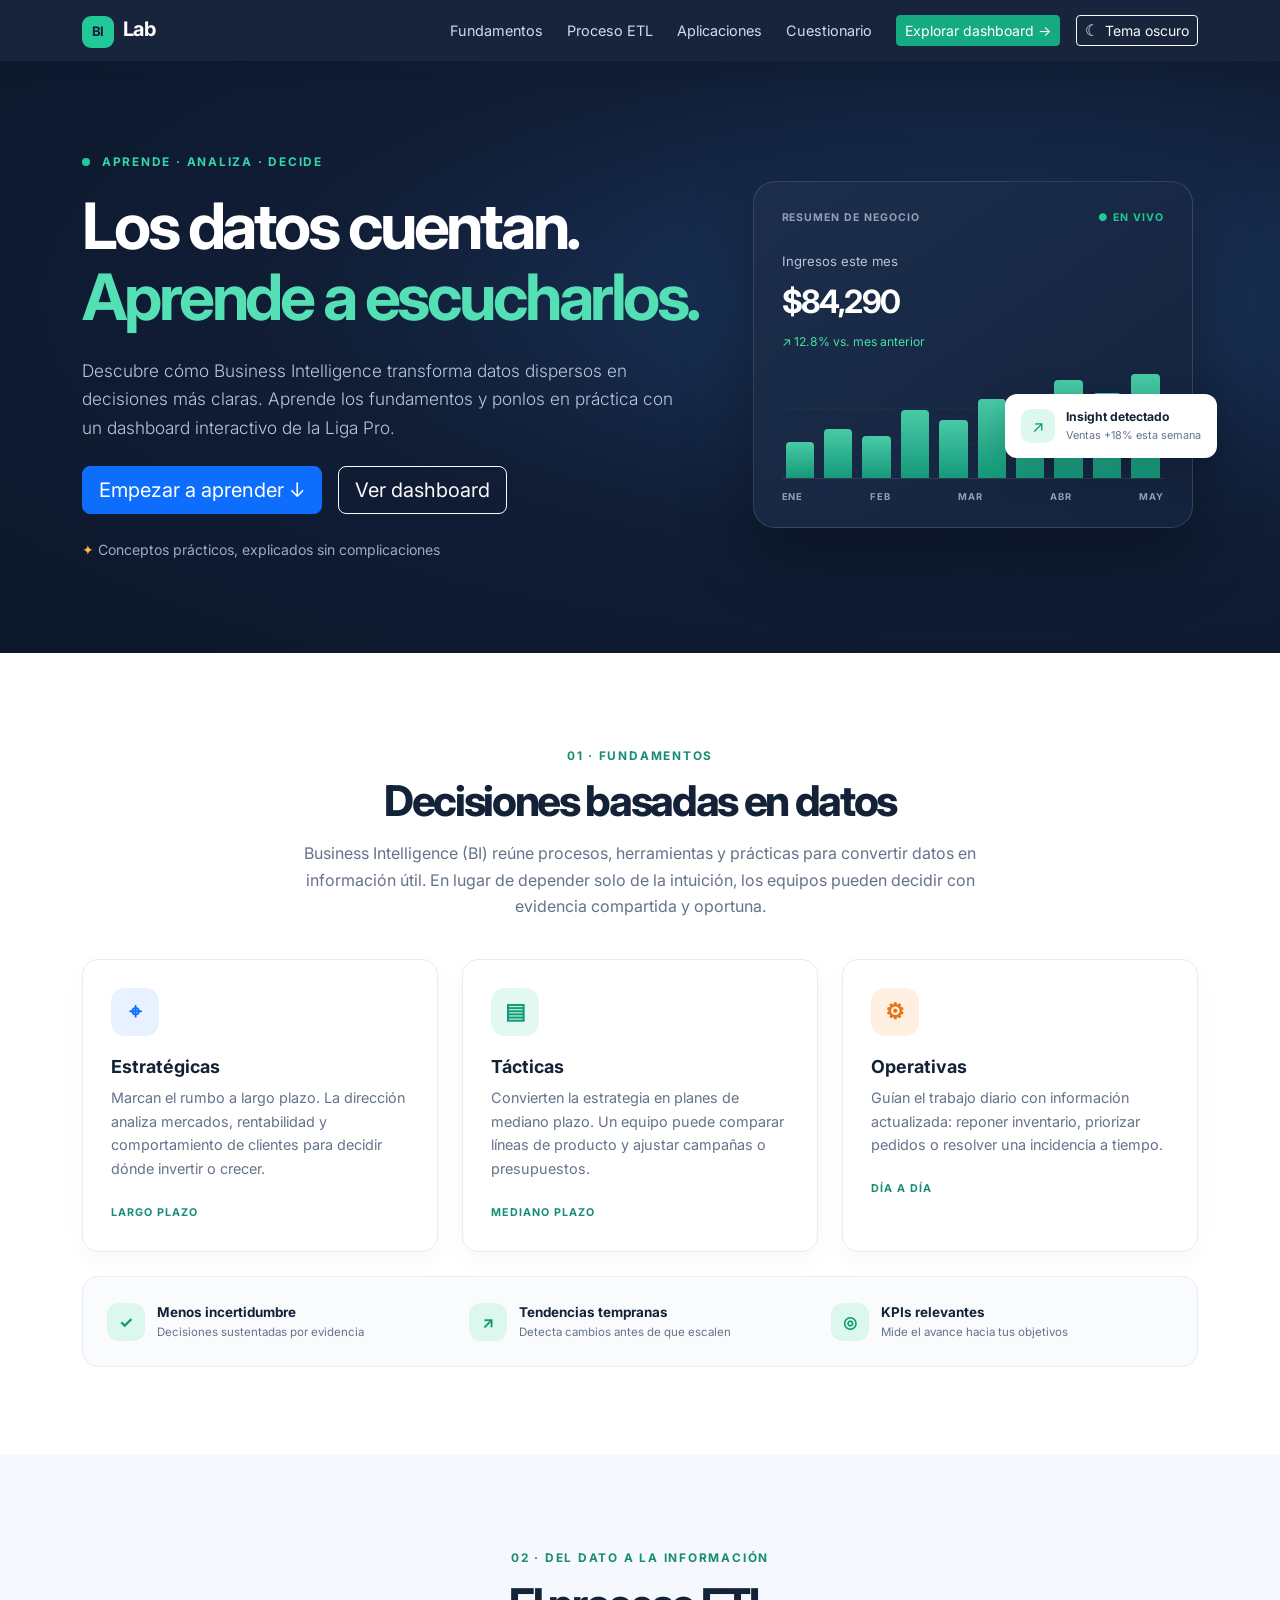
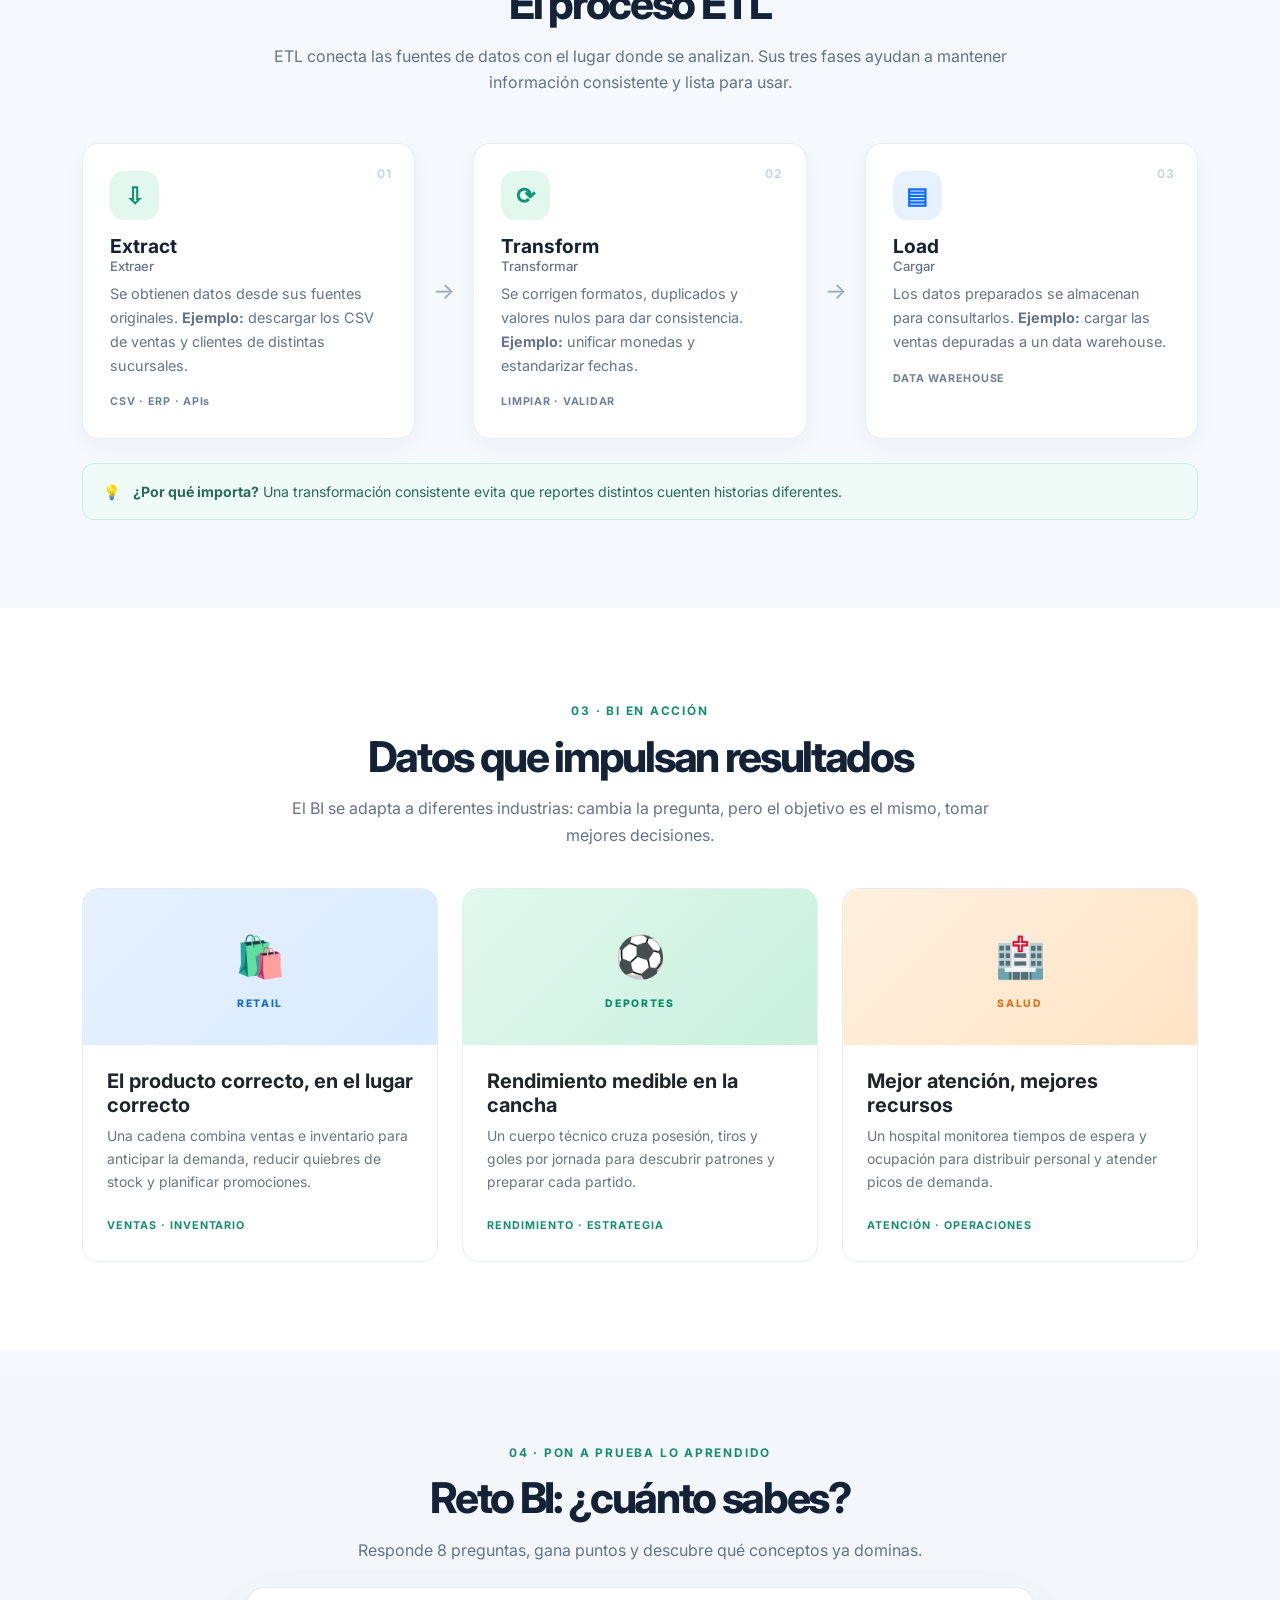
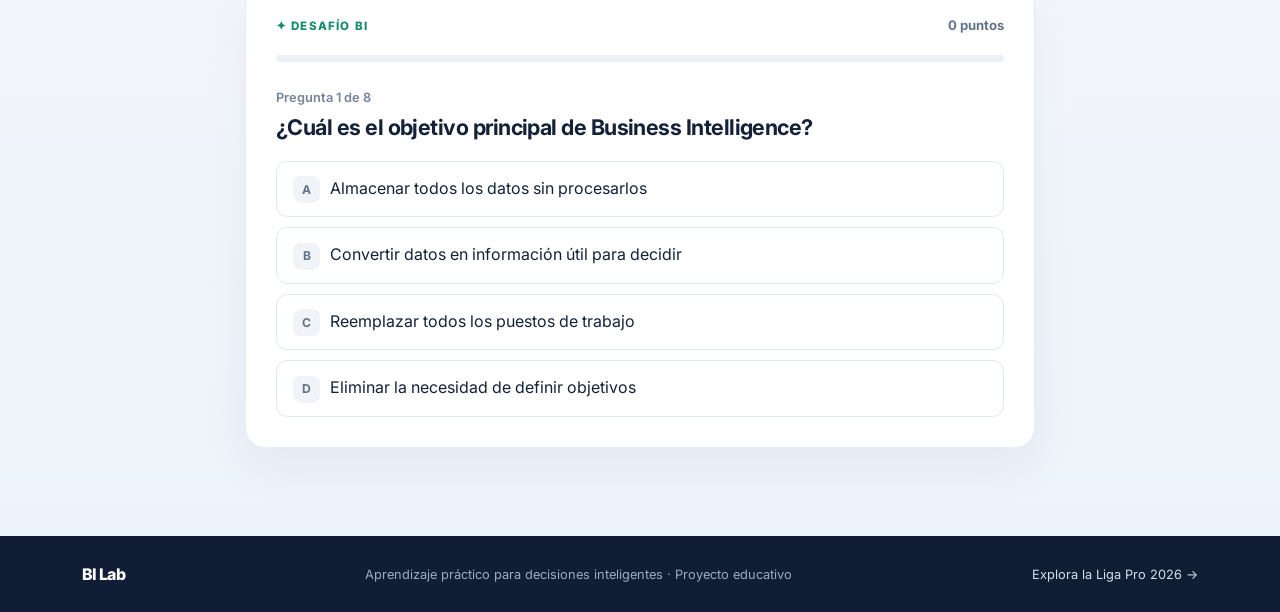
<file: index.html>
<!doctype html>
<html lang="es">
<head>
  <meta charset="utf-8">
  <meta name="viewport" content="width=device-width, initial-scale=1">
  <meta name="description" content="Aprende los fundamentos de Business Intelligence y practica con un dashboard interactivo de la Liga Pro 2026.">
  <title>Fundamentos de BI | BI Lab</title>
  <link rel="preconnect" href="https://fonts.googleapis.com">
  <link rel="preconnect" href="https://fonts.gstatic.com" crossorigin>
  <link href="https://fonts.googleapis.com/css2?family=Inter:wght@400;500;600;700;800&display=swap" rel="stylesheet">
  <link href="https://cdn.jsdelivr.net/npm/bootstrap@5.3.3/dist/css/bootstrap.min.css" rel="stylesheet">
  <link rel="stylesheet" href="css/styles.css">
</head>
<body>
  <nav class="navbar navbar-expand-lg navbar-dark site-navbar sticky-top" aria-label="Navegación principal">
    <div class="container">
      <a class="navbar-brand fw-bold" href="index.html"><span class="brand-mark">BI</span> Lab</a>
      <button class="navbar-toggler" type="button" data-bs-toggle="collapse" data-bs-target="#mainNav" aria-controls="mainNav" aria-expanded="false" aria-label="Abrir navegación"><span class="navbar-toggler-icon"></span></button>
      <div class="collapse navbar-collapse" id="mainNav">
        <ul class="navbar-nav ms-auto align-items-lg-center gap-lg-2">
          <li class="nav-item"><a class="nav-link" href="#fundamentos">Fundamentos</a></li>
          <li class="nav-item"><a class="nav-link" href="#etl">Proceso ETL</a></li>
          <li class="nav-item"><a class="nav-link" href="#aplicaciones">Aplicaciones</a></li>
          <li class="nav-item"><a class="nav-link" href="#quiz">Cuestionario</a></li>
          <li class="nav-item"><a class="btn btn-sm btn-success ms-lg-2" href="dashboard.html">Explorar dashboard <span aria-hidden="true">→</span></a></li>
          <li class="nav-item"><button class="btn btn-sm btn-outline-light theme-toggle ms-lg-2" id="theme-toggle" type="button" aria-label="Cambiar a tema oscuro" aria-pressed="false"><span class="theme-toggle-icon" aria-hidden="true">☾</span><span class="theme-toggle-label">Tema oscuro</span></button></li>
        </ul>
      </div>
    </div>
  </nav>

  <main>
    <header class="hero-section">
      <div class="container py-5">
        <div class="row align-items-center gy-5">
          <div class="col-lg-7">
            <span class="eyebrow"><span class="eyebrow-dot"></span> APRENDE · ANALIZA · DECIDE</span>
            <h1 class="display-3 fw-bold mt-3">Los datos cuentan.<br><span class="text-gradient">Aprende a escucharlos.</span></h1>
            <p class="lead hero-copy mt-4">Descubre cómo Business Intelligence transforma datos dispersos en decisiones más claras. Aprende los fundamentos y ponlos en práctica con un dashboard interactivo de la Liga Pro.</p>
            <div class="d-flex flex-wrap gap-3 mt-4">
              <a href="#fundamentos" class="btn btn-primary btn-lg">Empezar a aprender <span aria-hidden="true">↓</span></a>
              <a href="dashboard.html" class="btn btn-outline-light btn-lg">Ver dashboard</a>
            </div>
            <div class="hero-note mt-4"><span aria-hidden="true">✦</span> Conceptos prácticos, explicados sin complicaciones</div>
          </div>
          <div class="col-lg-5">
            <div class="hero-visual" aria-label="Resumen visual de indicadores de negocio">
              <div class="visual-top"><span>RESUMEN DE NEGOCIO</span><span class="live-dot">● EN VIVO</span></div>
              <div class="visual-kpi"><span>Ingresos este mes</span><strong>$84,290</strong><span class="positive">↗ 12.8% vs. mes anterior</span></div>
              <div class="mini-chart" aria-hidden="true"><span style="height:34%"></span><span style="height:47%"></span><span style="height:40%"></span><span style="height:65%"></span><span style="height:55%"></span><span style="height:76%"></span><span style="height:68%"></span><span style="height:94%"></span><span style="height:81%"></span><span style="height:100%"></span></div>
              <div class="visual-bottom"><span>ENE</span><span>FEB</span><span>MAR</span><span>ABR</span><span>MAY</span></div>
              <div class="floating-insight"><span class="insight-icon">↗</span><span><b>Insight detectado</b><small>Ventas +18% esta semana</small></span></div>
            </div>
          </div>
        </div>
      </div>
    </header>

    <section class="section-pad" id="fundamentos">
      <div class="container">
        <div class="section-heading text-center mx-auto">
          <span class="section-kicker">01 · FUNDAMENTOS</span>
          <h2 class="section-title">Decisiones basadas en datos</h2>
          <p>Business Intelligence (BI) reúne procesos, herramientas y prácticas para convertir datos en información útil. En lugar de depender solo de la intuición, los equipos pueden decidir con evidencia compartida y oportuna.</p>
        </div>
        <div class="row g-4 mt-3">
          <div class="col-md-4"><article class="decision-card h-100"><div class="card-icon icon-blue">⌖</div><h3>Estratégicas</h3><p>Marcan el rumbo a largo plazo. La dirección analiza mercados, rentabilidad y comportamiento de clientes para decidir dónde invertir o crecer.</p><span class="level-tag">LARGO PLAZO</span></article></div>
          <div class="col-md-4"><article class="decision-card h-100"><div class="card-icon icon-green">▤</div><h3>Tácticas</h3><p>Convierten la estrategia en planes de mediano plazo. Un equipo puede comparar líneas de producto y ajustar campañas o presupuestos.</p><span class="level-tag">MEDIANO PLAZO</span></article></div>
          <div class="col-md-4"><article class="decision-card h-100"><div class="card-icon icon-orange">⚙</div><h3>Operativas</h3><p>Guían el trabajo diario con información actualizada: reponer inventario, priorizar pedidos o resolver una incidencia a tiempo.</p><span class="level-tag">DÍA A DÍA</span></article></div>
        </div>
        <div class="benefits-strip mt-4">
          <div><span class="benefit-symbol">✓</span><span><b>Menos incertidumbre</b><small>Decisiones sustentadas por evidencia</small></span></div>
          <div><span class="benefit-symbol">↗</span><span><b>Tendencias tempranas</b><small>Detecta cambios antes de que escalen</small></span></div>
          <div><span class="benefit-symbol">◎</span><span><b>KPIs relevantes</b><small>Mide el avance hacia tus objetivos</small></span></div>
        </div>
      </div>
    </section>

    <section class="section-pad section-tint" id="etl">
      <div class="container">
        <div class="section-heading text-center mx-auto">
          <span class="section-kicker">02 · DEL DATO A LA INFORMACIÓN</span>
          <h2 class="section-title">El proceso ETL</h2>
          <p>ETL conecta las fuentes de datos con el lugar donde se analizan. Sus tres fases ayudan a mantener información consistente y lista para usar.</p>
        </div>
        <div class="etl-flow mt-5">
          <article class="etl-step"><div class="etl-number">01</div><div class="etl-symbol">⇩</div><h3>Extract <span>Extraer</span></h3><p>Se obtienen datos desde sus fuentes originales. <b>Ejemplo:</b> descargar los CSV de ventas y clientes de distintas sucursales.</p><div class="etl-source">CSV · ERP · APIs</div></article>
          <div class="etl-connector" aria-hidden="true">→</div>
          <article class="etl-step"><div class="etl-number">02</div><div class="etl-symbol">⟳</div><h3>Transform <span>Transformar</span></h3><p>Se corrigen formatos, duplicados y valores nulos para dar consistencia. <b>Ejemplo:</b> unificar monedas y estandarizar fechas.</p><div class="etl-source">LIMPIAR · VALIDAR</div></article>
          <div class="etl-connector" aria-hidden="true">→</div>
          <article class="etl-step"><div class="etl-number">03</div><div class="etl-symbol">▤</div><h3>Load <span>Cargar</span></h3><p>Los datos preparados se almacenan para consultarlos. <b>Ejemplo:</b> cargar las ventas depuradas a un data warehouse.</p><div class="etl-source">DATA WAREHOUSE</div></article>
        </div>
        <div class="etl-takeaway mt-4"><span aria-hidden="true">💡</span><p class="mb-0"><b>¿Por qué importa?</b> Una transformación consistente evita que reportes distintos cuenten historias diferentes.</p></div>
      </div>
    </section>

    <section class="section-pad" id="aplicaciones">
      <div class="container">
        <div class="section-heading text-center mx-auto">
          <span class="section-kicker">03 · BI EN ACCIÓN</span>
          <h2 class="section-title">Datos que impulsan resultados</h2>
          <p>El BI se adapta a diferentes industrias: cambia la pregunta, pero el objetivo es el mismo, tomar mejores decisiones.</p>
        </div>
        <div class="row g-4 mt-3">
          <div class="col-md-4"><article class="application-card card h-100"><div class="application-art art-retail"><span>🛍️</span><small>RETAIL</small></div><div class="card-body"><h3 class="h5 fw-bold">El producto correcto, en el lugar correcto</h3><p class="text-secondary mb-3">Una cadena combina ventas e inventario para anticipar la demanda, reducir quiebres de stock y planificar promociones.</p><span class="use-case">VENTAS · INVENTARIO</span></div></article></div>
          <div class="col-md-4"><article class="application-card card h-100"><div class="application-art art-sport"><span>⚽</span><small>DEPORTES</small></div><div class="card-body"><h3 class="h5 fw-bold">Rendimiento medible en la cancha</h3><p class="text-secondary mb-3">Un cuerpo técnico cruza posesión, tiros y goles por jornada para descubrir patrones y preparar cada partido.</p><span class="use-case">RENDIMIENTO · ESTRATEGIA</span></div></article></div>
          <div class="col-md-4"><article class="application-card card h-100"><div class="application-art art-health"><span>🏥</span><small>SALUD</small></div><div class="card-body"><h3 class="h5 fw-bold">Mejor atención, mejores recursos</h3><p class="text-secondary mb-3">Un hospital monitorea tiempos de espera y ocupación para distribuir personal y atender picos de demanda.</p><span class="use-case">ATENCIÓN · OPERACIONES</span></div></article></div>
        </div>
      </div>
    </section>

    <section class="section-pad quiz-section" id="quiz">
      <div class="container">
        <div class="section-heading text-center mx-auto">
          <span class="section-kicker">04 · PON A PRUEBA LO APRENDIDO</span>
          <h2 class="section-title">Reto BI: ¿cuánto sabes?</h2>
          <p>Responde 8 preguntas, gana puntos y descubre qué conceptos ya dominas.</p>
        </div>
        <div class="quiz-shell mt-4">
          <div class="quiz-meta"><span class="quiz-label"><span aria-hidden="true">✦</span> DESAFÍO BI</span><span id="quiz-score" class="quiz-score">0 puntos</span></div>
          <div class="progress quiz-progress" role="progressbar" aria-label="Progreso del cuestionario" aria-valuemin="0" aria-valuemax="100" aria-valuenow="0"><div id="quiz-progress-bar" class="progress-bar"></div></div>
          <div id="quiz-content" aria-live="polite"></div>
        </div>
      </div>
    </section>
  </main>

  <footer class="site-footer"><div class="container d-flex flex-column flex-sm-row justify-content-between align-items-center gap-2"><a class="footer-brand" href="index.html">BI Lab</a><p class="mb-0">Aprendizaje práctico para decisiones inteligentes · Proyecto educativo</p><a href="dashboard.html">Explora la Liga Pro 2026 →</a></div></footer>
  <script src="https://cdn.jsdelivr.net/npm/bootstrap@5.3.3/dist/js/bootstrap.bundle.min.js"></script>
  <script src="js/theme.js"></script>
  <script src="js/quiz.js"></script>
</body>
</html>
</file>
<file: css/styles.css>
:root {
  --ink: #142238;
  --muted: #65738a;
  --blue: #0d6efd;
  --green: #20c997;
  --orange: #fd7e14;
  --navy: #101d35;
  --surface: #f5f8fc;
  --page: #ffffff;
  --card: #ffffff;
  --border: #e7edf5;
  --soft-surface: #f9fbfd;
  --chart-text: #8390a2;
  --chart-grid: #edf1f5;
  color-scheme: light;
}

:root[data-theme="dark"] {
  --ink: #e6edf7;
  --muted: #a2b0c4;
  --navy: #0b1322;
  --surface: #141f30;
  --page: #101a29;
  --card: #192638;
  --border: #29384c;
  --soft-surface: #1d2b3f;
  --chart-text: #b0bfd2;
  --chart-grid: #34445a;
  color-scheme: dark;
}

* { box-sizing: border-box; }
html { scroll-behavior: smooth; scroll-padding-top: 78px; }
body { margin: 0; color: var(--ink); background: var(--page); font-family: "Inter", sans-serif; line-height: 1.65; transition: color .2s, background-color .2s; }
a { text-decoration: none; }
.site-navbar { background: rgba(16, 29, 53, .97); box-shadow: 0 4px 20px #101d3520; }
.navbar-brand { letter-spacing: -.04em; }
.brand-mark { display: inline-grid; width: 32px; height: 32px; place-items: center; margin-right: 5px; color: var(--navy); background: var(--green); border-radius: 9px; font-size: .82rem; letter-spacing: -.03em; }
.navbar .nav-link { color: #d2dbea; font-size: .9rem; }
.navbar .nav-link:hover { color: white; }
.theme-toggle { display: inline-flex; align-items: center; gap: 6px; }
.theme-toggle-icon { font-size: 1rem; line-height: 1; }
.hero-section { overflow: hidden; color: #fff; background: radial-gradient(ellipse at 76% 40%, #1c3760 0, #101d35 49%, #0d172b 100%); }
.hero-section .container { padding-top: 5.4rem !important; padding-bottom: 5.7rem !important; }
.eyebrow, .section-kicker { color: #30d8ac; font-size: .74rem; font-weight: 700; letter-spacing: .15em; }
.eyebrow-dot, .live-dot { color: var(--green); }
.eyebrow-dot { display: inline-block; width: 8px; height: 8px; margin-right: 7px; border-radius: 50%; background: currentColor; }
.hero-section h1 { line-height: 1.12; letter-spacing: -.055em; }
.text-gradient { color: #54dfb4; }
.hero-copy { max-width: 610px; color: #bac7da; font-size: 1.08rem; }
.btn-primary { background: var(--blue); border-color: var(--blue); }
.btn-success { background: #16aa83; border-color: #16aa83; }
.hero-note { color: #9aabc4; font-size: .88rem; }
.hero-note span { color: #f6b94b; }
.hero-visual { position: relative; max-width: 440px; margin: 0 auto; padding: 27px 28px 23px; border: 1px solid #ffffff20; border-radius: 22px; background: linear-gradient(145deg, #1c2e4c, #14233d); box-shadow: 0 28px 70px #0005; }
.visual-top, .visual-bottom { display: flex; justify-content: space-between; color: #91a1b8; font-size: .66rem; font-weight: 700; letter-spacing: .09em; }
.visual-kpi { display: flex; flex-direction: column; margin-top: 25px; gap: 3px; }
.visual-kpi > span:first-child { color: #b6c4d8; font-size: .82rem; }
.visual-kpi strong { font-size: 2rem; letter-spacing: -.05em; }
.visual-kpi .positive { color: #4adea8; font-size: .76rem; }
.mini-chart { display: flex; height: 105px; align-items: end; gap: 10px; margin-top: 22px; padding: 0 4px; border-bottom: 1px solid #ffffff18; background: repeating-linear-gradient(to bottom, transparent, transparent 34px, #ffffff0c 35px); }
.mini-chart span { flex: 1; border-radius: 4px 4px 0 0; background: linear-gradient(to top, #14a982, #4fe0b4); opacity: .88; }
.visual-bottom { margin-top: 10px; font-size: .59rem; }
.floating-insight { position: absolute; right: -25px; bottom: 69px; display: flex; align-items: center; gap: 11px; padding: 12px 15px; border: 1px solid #fff2; border-radius: 12px; background: #fff; color: var(--ink); box-shadow: 0 12px 36px #0003; }
.insight-icon { display: grid; width: 34px; height: 34px; place-items: center; border-radius: 10px; color: #09966f; background: #dcf8ef; }
.floating-insight b, .floating-insight small { display: block; }
.floating-insight b { font-size: .76rem; }
.floating-insight small { color: var(--muted); font-size: .68rem; }
.section-pad { padding: 88px 0; }
.section-tint, .quiz-section { background: var(--surface); }
.section-heading { max-width: 740px; }
.section-title { margin: 9px 0 13px; font-size: clamp(2rem, 4vw, 2.65rem); font-weight: 750; letter-spacing: -.055em; }
.section-heading > p { color: var(--muted); }
.section-kicker { color: #168d72; }
.decision-card { padding: 28px; border: 1px solid var(--border); border-radius: 16px; background: var(--card); box-shadow: 0 8px 24px #152b4b08; transition: transform .2s, box-shadow .2s; }
.decision-card:hover, .application-card:hover { transform: translateY(-4px); box-shadow: 0 16px 35px #152b4b12; }
.card-icon { display: grid; width: 48px; height: 48px; place-items: center; margin-bottom: 20px; border-radius: 14px; font-size: 1.35rem; font-weight: 700; }
.icon-blue { color: #0d6efd; background: #e8f1ff; }
.icon-green { color: #0e9d77; background: #e3f8f1; }
.icon-orange { color: #e87515; background: #fff0e2; }
.decision-card h3 { font-size: 1.12rem; font-weight: 700; }
.decision-card p, .etl-step p { color: var(--muted); font-size: .9rem; }
.level-tag, .use-case { color: #168d72; font-size: .67rem; font-weight: 700; letter-spacing: .09em; }
.benefits-strip { display: grid; grid-template-columns: repeat(3, 1fr); gap: 20px; padding: 24px; border: 1px solid var(--border); border-radius: 16px; background: var(--soft-surface); }
.benefits-strip > div { display: flex; align-items: center; gap: 12px; }
.benefit-symbol { display: grid; width: 38px; height: 38px; flex: 0 0 auto; place-items: center; border-radius: 12px; color: #0b9b75; background: #dcf7ed; font-weight: 700; }
.benefits-strip b, .benefits-strip small { display: block; }
.benefits-strip b { font-size: .84rem; }
.benefits-strip small { color: var(--muted); font-size: .72rem; }
.etl-flow { display: flex; align-items: stretch; justify-content: center; gap: 18px; }
.etl-step { position: relative; width: 31%; padding: 27px; border: 1px solid var(--border); border-radius: 17px; background: var(--card); box-shadow: 0 8px 24px #152b4b08; }
.etl-number { position: absolute; top: 20px; right: 22px; color: #cbd5e1; font-size: .75rem; font-weight: 700; letter-spacing: .1em; }
.etl-symbol { display: grid; width: 49px; height: 49px; place-items: center; margin-bottom: 15px; border-radius: 14px; color: #0c936f; background: #e2f8ef; font-size: 1.45rem; font-weight: 700; }
.etl-step:nth-of-type(3) .etl-symbol { color: #0d6efd; background: #e8f1ff; }
.etl-step h3 { font-size: 1.2rem; font-weight: 700; }
.etl-step h3 span { display: block; color: var(--muted); font-size: .82rem; font-weight: 500; }
.etl-source { color: #718096; font-size: .67rem; font-weight: 700; letter-spacing: .07em; }
.etl-connector { display: flex; align-items: center; color: #9aabc0; font-size: 1.45rem; }
.etl-takeaway { display: flex; align-items: center; gap: 12px; padding: 16px 20px; border: 1px solid #ccefe3; border-radius: 12px; color: #286b59; background: #effbf6; font-size: .88rem; }
.application-card { overflow: hidden; border: 1px solid #e8edf4; border-radius: 16px; transition: transform .2s, box-shadow .2s; }
.application-art { display: flex; height: 156px; align-items: center; justify-content: center; flex-direction: column; gap: 5px; }
.application-art span { font-size: 2.55rem; }
.application-art small { font-size: .65rem; font-weight: 800; letter-spacing: .16em; }
.art-retail { color: #176bd2; background: linear-gradient(135deg, #e6f1ff, #d9ebff); }
.art-sport { color: #098b68; background: linear-gradient(135deg, #e1f8ee, #c9f0df); }
.art-health { color: #db741c; background: linear-gradient(135deg, #fff0df, #ffe4c5); }
.application-card .card-body { padding: 24px; }
.application-card p { font-size: .87rem; }
.quiz-section { background: linear-gradient(180deg, #f5f8fc, #edf3fa); }
.quiz-shell { max-width: 790px; min-height: 350px; margin-right: auto; margin-left: auto; padding: 27px 30px 30px; border: 1px solid var(--border); border-radius: 20px; background: var(--card); box-shadow: 0 18px 50px #152b4b0d; }
.quiz-meta { display: flex; align-items: center; justify-content: space-between; margin-bottom: 18px; }
.quiz-label { color: #178d70; font-size: .72rem; font-weight: 800; letter-spacing: .1em; }
.quiz-score { color: #65738a; font-size: .82rem; font-weight: 700; }
.quiz-progress { height: 7px; margin-bottom: 25px; border-radius: 10px; background: #edf1f6; }
.quiz-progress .progress-bar { border-radius: 10px; background: linear-gradient(90deg, #0d6efd, #20c997); transition: width .45s ease; }
.quiz-question { animation: quiz-enter .3s ease both; }
.question-count { color: #758399; font-size: .8rem; font-weight: 600; }
.quiz-question h3 { margin: 7px 0 20px; font-size: 1.35rem; font-weight: 700; letter-spacing: -.025em; }
.quiz-options { display: grid; gap: 10px; }
.quiz-option { width: 100%; padding: 13px 16px; border: 1px solid #e0e7f0; border-radius: 11px; color: var(--ink); background: #fff; text-align: left; transition: border-color .18s, background .18s, transform .18s; }
.quiz-option:hover:not(:disabled) { transform: translateX(3px); border-color: #8ab5f9; background: #f7faff; }
.quiz-option:disabled { cursor: default; opacity: 1; }
.quiz-option.is-correct { border-color: #5cc9a7; color: #087957; background: #e9f9f2; }
.quiz-option.is-incorrect { border-color: #f08b8b; color: #b42332; background: #fff0f0; }
.option-letter { display: inline-grid; width: 27px; height: 27px; place-items: center; margin-right: 10px; border-radius: 8px; color: #65738a; background: #f0f3f7; font-size: .76rem; font-weight: 700; }
.quiz-feedback { margin-top: 14px; padding: 12px 14px; border-radius: 10px; color: #366454; background: #eef9f4; font-size: .88rem; animation: quiz-enter .2s ease both; }
.quiz-feedback.is-wrong { color: #7c4a22; background: #fff6e9; }
.quiz-next { margin-top: 17px; }
.quiz-result { padding: 18px 5px 5px; text-align: center; animation: quiz-enter .35s ease both; }
.result-badge { display: grid; width: 65px; height: 65px; place-items: center; margin: 0 auto 15px; border-radius: 20px; color: #098b68; background: #e0f8ef; font-size: 1.8rem; }
.quiz-result h3 { font-size: 1.8rem; font-weight: 800; }
.result-score { margin: 12px 0 4px; font-size: 2.6rem; font-weight: 800; letter-spacing: -.06em; }
.best-score { color: var(--muted); font-size: .86rem; }
.site-footer { padding: 25px 0; color: #9eabc0; background: var(--navy); font-size: .8rem; }
.site-footer a { color: #d5e0ed; }
.site-footer .footer-brand { color: #fff; font-size: 1rem; font-weight: 800; letter-spacing: -.04em; }
:root[data-theme="dark"] .section-tint,
:root[data-theme="dark"] .quiz-section { background: var(--surface); }
:root[data-theme="dark"] .section-heading > p,
:root[data-theme="dark"] .decision-card p,
:root[data-theme="dark"] .etl-step p,
:root[data-theme="dark"] .application-card p,
:root[data-theme="dark"] .quiz-score,
:root[data-theme="dark"] .best-score { color: var(--muted) !important; }
:root[data-theme="dark"] .section-title,
:root[data-theme="dark"] .decision-card h3,
:root[data-theme="dark"] .etl-step h3,
:root[data-theme="dark"] .application-card h3,
:root[data-theme="dark"] .quiz-question h3,
:root[data-theme="dark"] .quiz-result h3,
:root[data-theme="dark"] .benefits-strip b { color: var(--ink); }
:root[data-theme="dark"] .decision-card,
:root[data-theme="dark"] .etl-step,
:root[data-theme="dark"] .application-card,
:root[data-theme="dark"] .quiz-shell { border-color: var(--border); }
:root[data-theme="dark"] .benefits-strip { border-color: var(--border); background: var(--soft-surface); }
:root[data-theme="dark"] .benefits-strip small,
:root[data-theme="dark"] .etl-step h3 span,
:root[data-theme="dark"] .etl-source { color: var(--muted); }
:root[data-theme="dark"] .quiz-option { border-color: #39495e; color: var(--ink); background: #1d2b3f; }
:root[data-theme="dark"] .quiz-option:hover:not(:disabled) { border-color: #78a9f5; background: #233650; }
:root[data-theme="dark"] .quiz-option.is-correct { border-color: #33866c; color: #a5efd4; background: #173c35; }
:root[data-theme="dark"] .quiz-option.is-incorrect { border-color: #a84d58; color: #ffc0c4; background: #452832; }
:root[data-theme="dark"] .option-letter { color: #c3cede; background: #334258; }
:root[data-theme="dark"] .question-count,
:root[data-theme="dark"] .text-secondary { color: #a2b0c4 !important; }
:root[data-theme="dark"] .quiz-progress { background: #2b394d; }
:root[data-theme="dark"] .quiz-feedback { color: #b5ecd8; background: #18392f; }
:root[data-theme="dark"] .quiz-feedback.is-wrong { color: #f3d1a6; background: #42331f; }
:root[data-theme="dark"] .result-badge { color: #a5efd4; background: #173c35; }
:root[data-theme="dark"] .etl-takeaway { border-color: #2a5d50; color: #b5ecd8; background: #18392f; }
:root[data-theme="dark"] .application-card { background: var(--card); }
:root[data-theme="dark"] .art-retail { background: linear-gradient(135deg, #1d3654, #243e5d); }
:root[data-theme="dark"] .art-sport { background: linear-gradient(135deg, #193c37, #214b3d); }
:root[data-theme="dark"] .art-health { background: linear-gradient(135deg, #493522, #57402a); }
:root[data-theme="dark"] .floating-insight { border-color: #314258; color: var(--ink); background: var(--card); }
:root[data-theme="dark"] .floating-insight small { color: var(--muted); }
:root[data-theme="dark"] .site-footer { background: #0b1322; }
@keyframes quiz-enter { from { opacity: 0; transform: translateY(8px); } to { opacity: 1; transform: translateY(0); } }
@media (max-width: 767.98px) {
  .hero-section .container { padding-top: 4rem !important; padding-bottom: 4.5rem !important; }
  .hero-section h1 { font-size: clamp(2.6rem, 12vw, 3.5rem); }
  .floating-insight { right: -6px; }
  .section-pad { padding: 66px 0; }
  .benefits-strip { grid-template-columns: 1fr; gap: 16px; }
  .etl-flow { flex-direction: column; }
  .etl-step { width: 100%; }
  .etl-connector { justify-content: center; transform: rotate(90deg); }
  .quiz-shell { padding: 22px 18px; }
}
</file>
